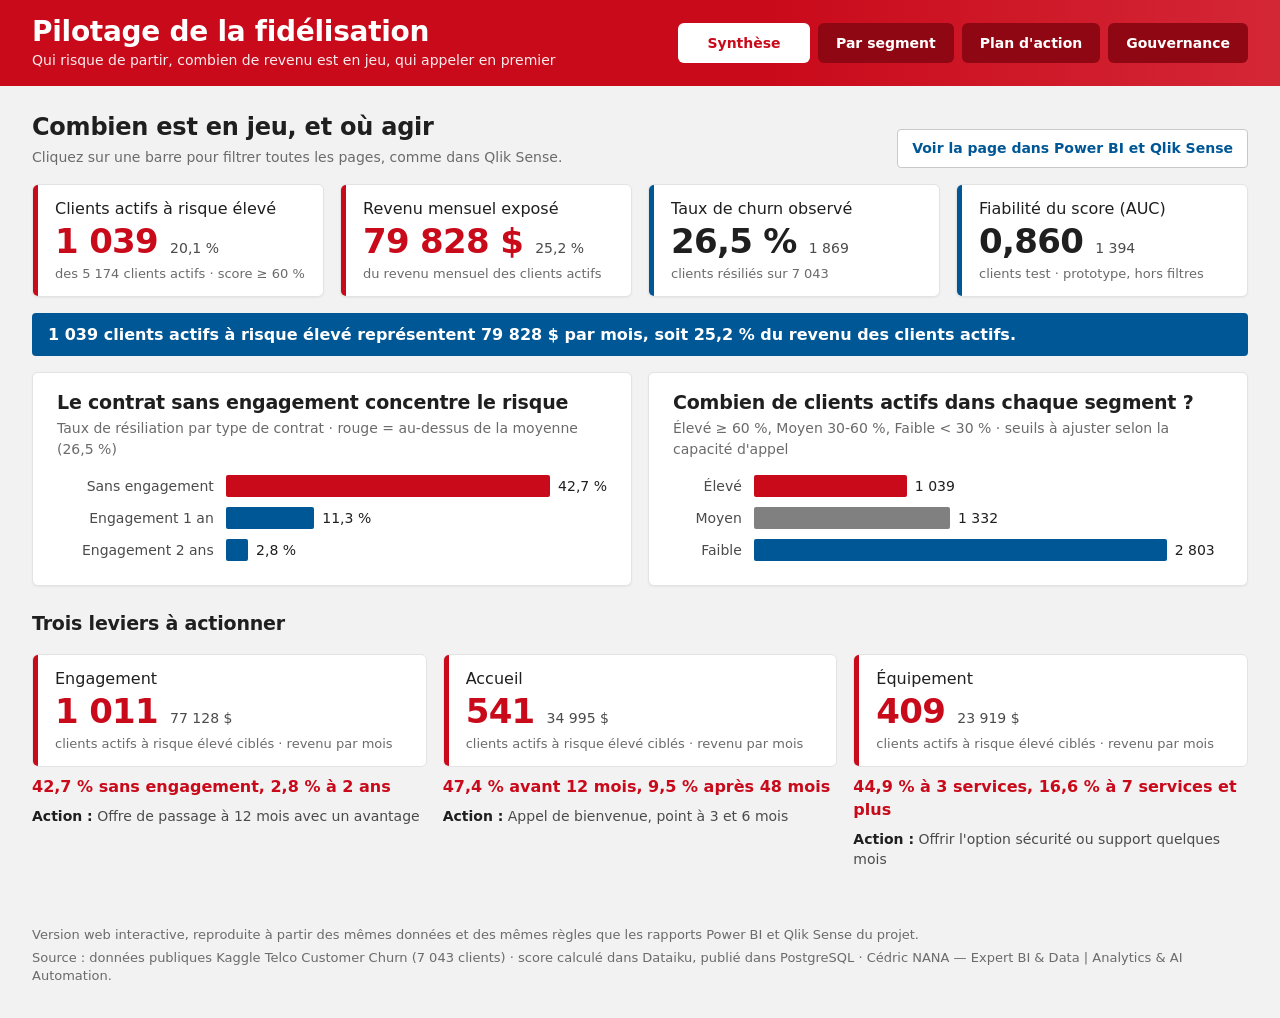
<file: index.html>
<!doctype html>
<html lang="fr">
<head>
<meta charset="utf-8">
<meta name="viewport" content="width=device-width, initial-scale=1">
<meta http-equiv="Content-Security-Policy" content="default-src 'none'; script-src 'self'; style-src 'self' 'unsafe-inline' https://fonts.googleapis.com; font-src https://fonts.gstatic.com; img-src 'self'; connect-src 'none'; base-uri 'none'; form-action 'none'; object-src 'none'">
<meta name="referrer" content="strict-origin-when-cross-origin">
<title>Pilotage de la fidélisation</title>
<meta name="description" content="Version web interactive du dashboard de prédiction du churn : qui risque de partir, combien de revenu est en jeu, qui appeler en premier. Mêmes données et mêmes règles que les rapports Power BI et Qlik Sense.">
<link rel="preconnect" href="https://fonts.googleapis.com">
<link rel="preconnect" href="https://fonts.gstatic.com" crossorigin>
<link href="https://fonts.googleapis.com/css2?family=Source+Sans+3:wght@400;600;700&display=swap" rel="stylesheet">
<link rel="stylesheet" href="style.css">
</head>
<body>
<a class="evitement" href="#contenu">Aller au contenu</a>

<header class="bandeau-titre">
  <div class="bandeau-titre__texte">
    <h1>Pilotage de la fidélisation</h1>
    <p>Qui risque de partir, combien de revenu est en jeu, qui appeler en premier</p>
  </div>
  <nav class="onglets" role="tablist" aria-label="Pages du dashboard">
    <button role="tab" id="onglet-synthese" aria-controls="page-synthese" data-page="synthese">Synthèse</button>
    <button role="tab" id="onglet-segment" aria-controls="page-segment" data-page="segment">Par segment</button>
    <button role="tab" id="onglet-plan" aria-controls="page-plan" data-page="plan">Plan d'action</button>
    <button role="tab" id="onglet-gouvernance" aria-controls="page-gouvernance" data-page="gouvernance">Gouvernance</button>
  </nav>
</header>

<div class="barre-selection" id="barre-selection" aria-live="polite" hidden>
  <span class="barre-selection__titre">Sélection en cours</span>
  <ul class="barre-selection__liste" id="liste-selection"></ul>
  <button class="lien" id="tout-effacer" type="button">Tout effacer</button>
</div>

<main id="contenu">
  <noscript><p class="info">Ce dashboard a besoin de JavaScript pour afficher les chiffres et les graphiques.</p></noscript>

  <!-- 1. Synthèse -->
  <section class="page" id="page-synthese" role="tabpanel" aria-labelledby="onglet-synthese" tabindex="-1">
    <div class="page__tete">
      <div>
        <h2>Combien est en jeu, et où agir</h2>
        <p class="sous-titre">Cliquez sur une barre pour filtrer toutes les pages, comme dans Qlik Sense.</p>
      </div>
      <button class="bouton-secondaire" type="button" data-comparer="synthese">Voir la page dans Power BI et Qlik Sense</button>
    </div>
    <div class="kpis" id="kpis-synthese"></div>
    <p class="info" id="bandeau-revenu"></p>
    <div class="grille-2">
      <article class="carte">
        <h3>Le contrat sans engagement concentre le risque</h3>
        <p class="sous-titre" id="st-contrat">Taux de résiliation par type de contrat · rouge = au-dessus de la moyenne</p>
        <div class="graphe" id="g-contrat"></div>
      </article>
      <article class="carte">
        <h3>Combien de clients actifs dans chaque segment ?</h3>
        <p class="sous-titre">Élevé ≥ 60 %, Moyen 30-60 %, Faible &lt; 30 % · seuils à ajuster selon la capacité d'appel</p>
        <div class="graphe" id="g-risque"></div>
      </article>
    </div>
    <h3 class="titre-bloc">Trois leviers à actionner</h3>
    <div class="leviers" id="leviers"></div>
  </section>

  <!-- 2. Par segment -->
  <section class="page" id="page-segment" role="tabpanel" aria-labelledby="onglet-segment" tabindex="-1" hidden>
    <div class="page__tete">
      <div>
        <h2>Où le risque se concentre</h2>
        <p class="sous-titre">Taux de résiliation observé par segment · sélectionnez une barre ou un filtre pour cibler</p>
      </div>
      <button class="bouton-secondaire" type="button" data-comparer="par-segment">Voir la page dans Power BI et Qlik Sense</button>
    </div>
    <div class="filtres" data-filtres="contrat risque anciennete paiement"></div>
    <div class="grille-2">
      <article class="carte">
        <h3>Les nouveaux clients partent-ils davantage ?</h3>
        <p class="sous-titre" data-moyenne="anciennete"></p>
        <div class="graphe" id="g-anciennete"></div>
      </article>
      <article class="carte">
        <h3>Quel type d'internet est le plus exposé ?</h3>
        <p class="sous-titre" data-moyenne="internet"></p>
        <div class="graphe" id="g-internet"></div>
      </article>
      <article class="carte">
        <h3>Le niveau d'équipement retient-il les clients ?</h3>
        <p class="sous-titre">Taux de churn par nombre de services · le risque culmine à 3 services puis recule</p>
        <div class="graphe" id="g-services"></div>
      </article>
      <article class="carte">
        <h3>Le paiement automatique protège-t-il ?</h3>
        <p class="sous-titre" data-moyenne="paiement"></p>
        <div class="graphe" id="g-paiement"></div>
        <p class="note">Corrélations observées, pas des causes démontrées.</p>
      </article>
    </div>
  </section>

  <!-- 3. Plan d'action -->
  <section class="page" id="page-plan" role="tabpanel" aria-labelledby="onglet-plan" tabindex="-1" hidden>
    <div class="page__tete">
      <div>
        <h2>Plan d'action : qui appeler en premier</h2>
        <p class="sous-titre">Clients actifs à risque élevé (probabilité de départ ≥ 60 %), du plus au moins probable · actions à valider avec le métier</p>
      </div>
      <button class="bouton-secondaire" type="button" data-comparer="plan-action">Voir la page dans Power BI et Qlik Sense</button>
    </div>
    <div class="filtres" data-filtres="contrat anciennete internet"></div>
    <div class="kpis kpis--3" id="kpis-plan"></div>
    <article class="carte">
      <div class="carte__tete">
        <div>
          <h3>Qui appeler en premier ?</h3>
          <p class="sous-titre" id="compte-liste"></p>
        </div>
        <div class="outils-liste">
          <label class="recherche">
            <span class="visuellement-cache">Rechercher un code client</span>
            <input type="search" id="recherche" placeholder="Rechercher un code client" autocomplete="off">
          </label>
          <button class="bouton-secondaire" type="button" id="telecharger">Télécharger la liste (CSV)</button>
        </div>
      </div>
      <div class="defilement-tableau">
        <table class="tableau tableau--liste" id="t-liste">
          <thead><tr>
            <th scope="col"><button type="button" data-tri="id">Client (pseudonyme)</button></th>
            <th scope="col" class="col-proba"><button type="button" data-tri="proba">Probabilité de départ</button></th>
            <th scope="col"><button type="button" data-tri="contrat">Contrat</button></th>
            <th scope="col"><button type="button" data-tri="anciennete">Ancienneté</button></th>
            <th scope="col" class="num"><button type="button" data-tri="charges">Charges</button></th>
            <th scope="col"><button type="button" data-tri="action">Action suggérée</button></th>
          </tr></thead>
          <tbody></tbody>
        </table>
      </div>
      <div class="pied-liste">
        <button class="bouton-secondaire" type="button" id="plus">Afficher 25 clients de plus</button>
      </div>
      <p class="note">Code client pseudonymisé (HMAC-SHA256) : seul le rôle de fidélisation peut retrouver le client derrière ce code.</p>
    </article>
  </section>

  <!-- 4. Gouvernance -->
  <section class="page" id="page-gouvernance" role="tabpanel" aria-labelledby="onglet-gouvernance" tabindex="-1" hidden>
    <div class="page__tete">
      <div>
        <h2>Peut-on se fier aux chiffres ?</h2>
        <p class="sous-titre">Contrôles qualité bloquants, clients pseudonymisés, contrôle d'équité et journal des calculs · cette page ne dépend pas des filtres</p>
      </div>
      <button class="bouton-secondaire" type="button" data-comparer="gouvernance">Voir la page dans Power BI et Qlik Sense</button>
    </div>
    <div class="kpis" id="kpis-gouvernance"></div>
    <p class="info" id="bandeau-equite"></p>
    <div class="grille-gouv">
      <article class="carte">
        <h3>Ciblage par groupe</h3>
        <p class="sous-titre">Part au segment élevé · rouge = à arbitrer</p>
        <div class="graphe" id="g-ciblage"></div>
      </article>
      <article class="carte">
        <h3>Détail du contrôle d'équité</h3>
        <p class="sous-titre">Clients test jamais vus à l'entraînement · seuils : ratio ≥ 0,80, écart de rappel ≤ 10 points</p>
        <div class="defilement-tableau"><table class="tableau" id="t-equite"></table></div>
      </article>
    </div>
    <div class="grille-gouv grille-gouv--bas">
      <article class="carte">
        <h3>Contrôles de qualité du dernier calcul</h3>
        <p class="sous-titre">Une anomalie bloque le traitement : la BI garde la dernière version saine</p>
        <div class="defilement-tableau"><table class="tableau" id="t-qualite"></table></div>
      </article>
      <article class="carte">
        <h3>Journal des recalculs</h3>
        <p class="sous-titre">Chaque lundi à 06:00, rattrapage à l'ouverture de session · « test-panne » = panne provoquée pour tester l'alerte</p>
        <div class="defilement-tableau"><table class="tableau" id="t-journal"></table></div>
      </article>
    </div>
  </section>
</main>

<footer class="pied">
  <p>Version web interactive, reproduite à partir des mêmes données et des mêmes règles que les rapports Power BI et Qlik Sense du projet.</p>
  <p>Source : données publiques Kaggle Telco Customer Churn (7 043 clients) · score calculé dans Dataiku, publié dans PostgreSQL · Cédric NANA — Expert BI &amp; Data | Analytics &amp; AI Automation.</p>
</footer>

<dialog class="comparaison" id="comparaison" aria-labelledby="comparaison-titre">
  <div class="comparaison__tete">
    <h2 id="comparaison-titre">Le même écran dans Power BI (en haut) et Qlik Sense (en bas)</h2>
    <button class="fermer" type="button" id="fermer-comparaison" aria-label="Fermer">×</button>
  </div>
  <img id="comparaison-image" src="img/comparaison-synthese.webp"
       alt="Page Synthèse dans Power BI, au-dessus de la même feuille dans Qlik Sense" width="1400" height="1620">
</dialog>

<script src="data.js"></script>
<script src="app.js"></script>
</body>
</html>
</file>
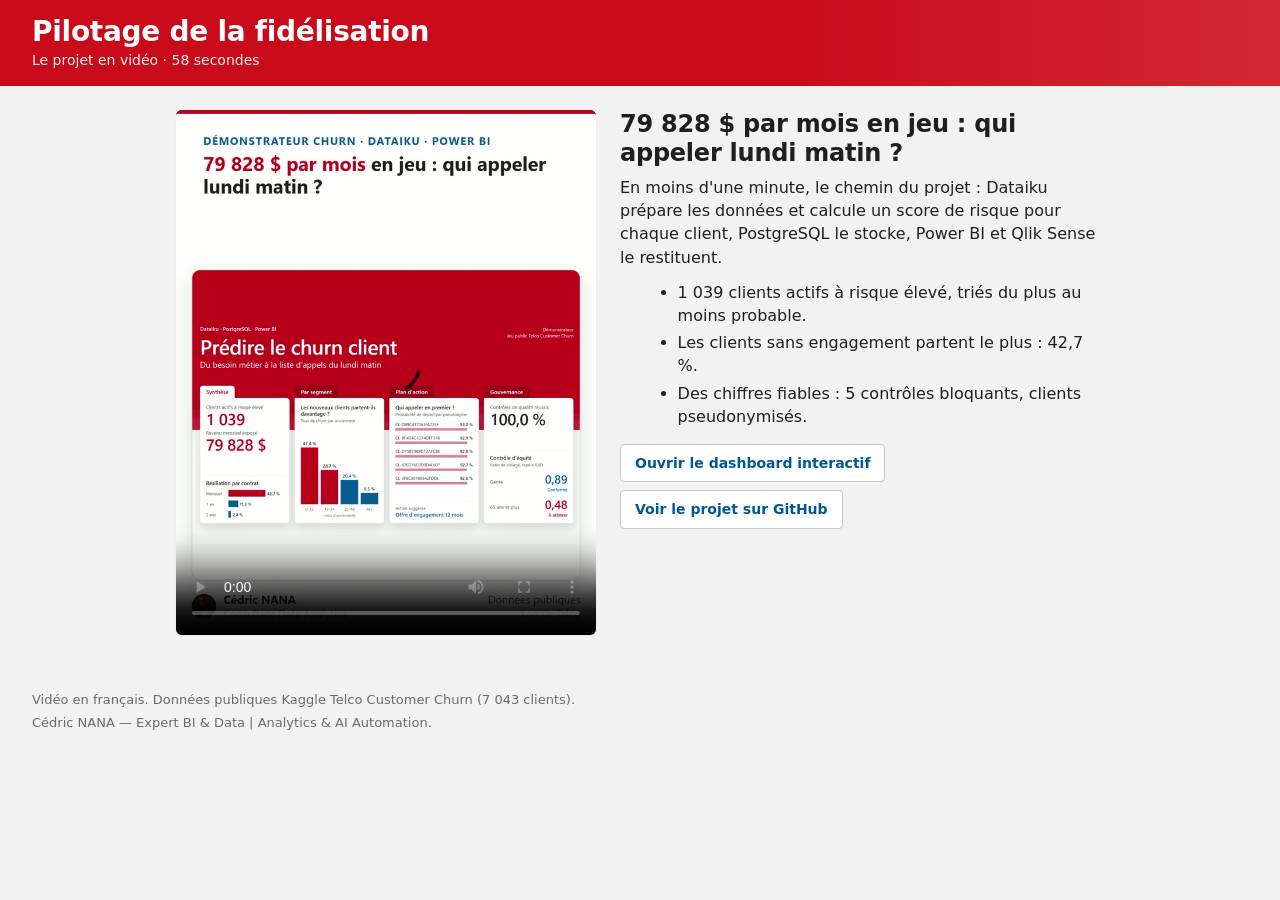
<file: video.html>
<!doctype html>
<html lang="fr">
<head>
<meta charset="utf-8">
<meta name="viewport" content="width=device-width, initial-scale=1">
<meta http-equiv="Content-Security-Policy" content="default-src 'none'; style-src 'self' 'unsafe-inline' https://fonts.googleapis.com; font-src https://fonts.gstatic.com; img-src 'self'; media-src 'self'; base-uri 'none'; form-action 'none'; object-src 'none'">
<meta name="referrer" content="strict-origin-when-cross-origin">
<title>Vidéo du projet churn</title>
<meta name="description" content="Présentation en vidéo (58 s) du projet de prédiction du churn : de la question métier à la liste d'appels du lundi matin.">
<link rel="preconnect" href="https://fonts.googleapis.com">
<link rel="preconnect" href="https://fonts.gstatic.com" crossorigin>
<link href="https://fonts.googleapis.com/css2?family=Source+Sans+3:wght@400;600;700&display=swap" rel="stylesheet">
<link rel="stylesheet" href="style.css">
<style>
  .video { max-width: 960px; margin: 0 auto; padding: var(--e-5) var(--e-4) var(--e-6); display: grid; gap: var(--e-5); grid-template-columns: minmax(0, 420px) 1fr; align-items: start; }
  .video video { width: 100%; height: auto; aspect-ratio: 1080 / 1350; background: #000; border-radius: var(--rayon); box-shadow: var(--ombre); }
  .video h2 { font-size: var(--t-xl); line-height: 1.2; margin-bottom: var(--e-2); }
  .video p { max-width: 60ch; margin-bottom: var(--e-3); }
  .video ul { margin: 0 0 var(--e-4) 1.1em; display: grid; gap: var(--e-1); }
  .video .liens { display: flex; flex-wrap: wrap; gap: var(--e-2); }
  .video .liens a { text-decoration: none; }
  @media (max-width: 800px) { .video { grid-template-columns: 1fr; } .video video { max-width: 420px; margin: 0 auto; } }
</style>
</head>
<body>
<a class="evitement" href="#contenu">Aller au contenu</a>

<header class="bandeau-titre">
  <div class="bandeau-titre__texte">
    <h1>Pilotage de la fidélisation</h1>
    <p>Le projet en vidéo · 58 secondes</p>
  </div>
</header>

<main id="contenu" class="video">
  <video controls playsinline preload="metadata" poster="video/apercu.jpg">
    <source src="video/pilotage-fidelisation.mp4" type="video/mp4">
    Votre navigateur ne lit pas cette vidéo. <a href="video/pilotage-fidelisation.mp4">Téléchargez-la</a>.
  </video>
  <div>
    <h2>79 828 $ par mois en jeu : qui appeler lundi matin ?</h2>
    <p>En moins d'une minute, le chemin du projet : Dataiku prépare les données et calcule un score de risque
      pour chaque client, PostgreSQL le stocke, Power BI et Qlik Sense le restituent.</p>
    <ul>
      <li>1 039 clients actifs à risque élevé, triés du plus au moins probable.</li>
      <li>Les clients sans engagement partent le plus : 42,7 %.</li>
      <li>Des chiffres fiables : 5 contrôles bloquants, clients pseudonymisés.</li>
    </ul>
    <div class="liens">
      <a class="bouton-secondaire" href="./">Ouvrir le dashboard interactif</a>
      <a class="bouton-secondaire" href="https://github.com/cnanaj-wq/pilotage-fidelisation">Voir le projet sur GitHub</a>
    </div>
  </div>
</main>

<footer class="pied">
  <p>Vidéo en français. Données publiques Kaggle Telco Customer Churn (7 043 clients).</p>
  <p>Cédric NANA — Expert BI &amp; Data | Analytics &amp; AI Automation.</p>
</footer>
</body>
</html>
</file>
<file: style.css>
/* Pilotage de la fidélisation · version web
   Charte reprise des rapports Power BI et Qlik Sense : bandeau rouge, cartes blanches à liseré, bandeau d'information bleu. */
:root {
  --rouge: #c90a1b;
  --rouge-fonce: #8f0712;
  --bleu: #005796;
  --bleu-clair: #7fa9c9;
  --rose: #e08a91;
  --gris: #808080;
  --texte: #1f1f1f;
  --texte-2: #4b4b4b;
  --texte-3: #6b6b6b;
  --fond: #f2f2f2;
  --carte: #ffffff;
  --trait: #e3e3e3;
  --trait-fort: #c9c9c9;

  --police: "Segoe UI", "Source Sans 3", system-ui, -apple-system, sans-serif;
  --t-xs: 0.8125rem;
  --t-s: 0.875rem;
  --t-m: 1rem;
  --t-l: 1.1875rem;
  --t-xl: 1.5rem;
  --t-kpi: 2.125rem;

  --e-1: 4px;
  --e-2: 8px;
  --e-3: 12px;
  --e-4: 16px;
  --e-5: 24px;
  --e-6: 32px;
  --rayon: 6px;
  --rayon-bouton: 4px;
  --ombre: 0 1px 2px rgba(31, 31, 31, 0.06);
  --duree: 280ms;
}

* { box-sizing: border-box; }
html { -webkit-text-size-adjust: 100%; }
body {
  margin: 0;
  background: var(--fond);
  color: var(--texte);
  font-family: var(--police);
  font-size: var(--t-m);
  line-height: 1.45;
  font-variant-numeric: tabular-nums;
}
h1, h2, h3 { margin: 0; font-weight: 600; letter-spacing: -0.01em; }
p { margin: 0; }
button { font: inherit; color: inherit; }
:focus-visible { outline: 3px solid var(--bleu); outline-offset: 2px; }

.evitement {
  position: absolute; left: var(--e-4); top: -60px; z-index: 10;
  background: var(--carte); color: var(--bleu); padding: var(--e-2) var(--e-3); border-radius: var(--rayon-bouton);
}
.evitement:focus { top: var(--e-2); }
.visuellement-cache {
  position: absolute; width: 1px; height: 1px; overflow: hidden; clip: rect(0 0 0 0); white-space: nowrap;
}

/* ---------------------------------------------------------- bandeau titre */
.bandeau-titre {
  display: flex; flex-wrap: wrap; align-items: center; justify-content: space-between; gap: var(--e-4);
  padding: var(--e-4) var(--e-6);
  background: linear-gradient(90deg, var(--rouge) 0%, var(--rouge) 60%, #d42736 100%);
  color: #fff;
}
.bandeau-titre h1 { font-size: 1.75rem; line-height: 1.15; }
.bandeau-titre p { font-size: var(--t-s); opacity: 0.92; margin-top: 2px; }

.onglets { display: flex; flex-wrap: wrap; gap: var(--e-2); }
.onglets button {
  min-width: 132px; padding: 10px 18px; border: 0; border-radius: var(--rayon);
  background: var(--rouge-fonce); color: #fff; font-weight: 600; font-size: var(--t-s); cursor: pointer;
  transition: background-color var(--duree) ease, color var(--duree) ease;
}
.onglets button:hover { background: #6f0510; }
.onglets button[aria-selected="true"] { background: #fff; color: var(--rouge); }
.onglets button:focus-visible { outline-color: #fff; }

/* ---------------------------------------------------------- sélection */
.barre-selection {
  display: flex; flex-wrap: wrap; align-items: center; gap: var(--e-2) var(--e-3);
  padding: var(--e-2) var(--e-6); background: var(--carte); border-bottom: 1px solid var(--trait);
  font-size: var(--t-s);
}
.barre-selection[hidden] { display: none; }
.barre-selection__titre { color: var(--texte-3); }
.barre-selection__liste { display: flex; flex-wrap: wrap; gap: var(--e-2); margin: 0; padding: 0; list-style: none; }
.puce {
  display: inline-flex; align-items: center; gap: 6px; padding: 3px 4px 3px 10px;
  border: 1px solid var(--bleu); border-radius: 999px; color: var(--bleu); background: #eef4f9;
}
.puce button {
  width: 22px; height: 22px; border: 0; border-radius: 50%; background: transparent; color: var(--bleu);
  cursor: pointer; line-height: 1;
}
.puce button:hover { background: #d6e4f0; }
.lien { border: 0; background: none; color: var(--bleu); text-decoration: underline; cursor: pointer; padding: 4px; }

/* ---------------------------------------------------------- pages */
main { padding: var(--e-5) var(--e-6) var(--e-6); max-width: 1500px; margin: 0 auto; }
.page { display: grid; gap: var(--e-4); }
.page:focus { outline: none; }
.page[hidden] { display: none; }
.page.entree { animation: entree var(--duree) ease-out; }
@keyframes entree { from { opacity: 0; transform: translateY(6px); } to { opacity: 1; transform: none; } }

.page__tete { display: flex; flex-wrap: wrap; align-items: flex-end; justify-content: space-between; gap: var(--e-3); }
.page__tete h2 { font-size: var(--t-xl); }
.sous-titre { color: var(--texte-3); font-size: var(--t-s); margin-top: 2px; max-width: 75ch; }
.note { color: var(--gris); font-size: var(--t-xs); margin-top: var(--e-3); }
.titre-bloc { font-size: var(--t-l); margin-top: var(--e-2); }

.bouton-secondaire {
  padding: 8px 14px; border: 1px solid var(--trait-fort); border-radius: var(--rayon-bouton);
  background: var(--carte); color: var(--bleu); font-size: var(--t-s); font-weight: 600; cursor: pointer;
  transition: border-color var(--duree) ease, background-color var(--duree) ease;
}
.bouton-secondaire:hover { border-color: var(--bleu); background: #f4f8fb; }
.bouton-secondaire:disabled { color: var(--gris); border-color: var(--trait); cursor: not-allowed; background: var(--carte); }

.carte {
  background: var(--carte); border: 1px solid var(--trait); border-radius: var(--rayon); box-shadow: var(--ombre);
  padding: var(--e-4) var(--e-5) var(--e-5); min-width: 0;
}
.carte h3 { font-size: var(--t-l); }
.carte__tete { display: flex; flex-wrap: wrap; justify-content: space-between; align-items: flex-end; gap: var(--e-3); }

.grille-2 { display: grid; grid-template-columns: repeat(2, minmax(0, 1fr)); gap: var(--e-4); }
.grille-gouv { display: grid; grid-template-columns: minmax(0, 1fr) minmax(0, 2.4fr); gap: var(--e-4); }
.grille-gouv--bas { grid-template-columns: minmax(0, 1fr) minmax(0, 1.4fr); }

/* ---------------------------------------------------------- cartes KPI */
.kpis { display: grid; grid-template-columns: repeat(4, minmax(0, 1fr)); gap: var(--e-4); }
.kpis--3 { grid-template-columns: repeat(3, minmax(0, 1fr)); }
.kpi {
  position: relative; background: var(--carte); border: 1px solid var(--trait); border-radius: var(--rayon);
  box-shadow: var(--ombre); padding: var(--e-3) var(--e-4) var(--e-3) calc(var(--e-4) + 6px); min-width: 0;
}
.kpi::before {
  content: ""; position: absolute; left: 0; top: 0; bottom: 0; width: 5px;
  border-radius: var(--rayon) 0 0 var(--rayon); background: var(--rouge);
}
.kpi--bleu::before { background: var(--bleu); }
.kpi__titre { font-size: var(--t-m); color: var(--texte); }
.kpi__ligne { display: flex; align-items: baseline; flex-wrap: wrap; gap: var(--e-2) var(--e-3); margin-top: 2px; }
.kpi__valeur { font-size: var(--t-kpi); font-weight: 600; line-height: 1.15; letter-spacing: -0.02em; color: var(--rouge); }
.kpi--bleu .kpi__valeur { color: var(--texte); }
.kpi--date .kpi__valeur { color: var(--bleu); }
.kpi__repere { font-size: var(--t-s); color: var(--texte-2); }
.kpi__legende { font-size: var(--t-xs); color: var(--texte-3); margin-top: var(--e-1); }

.info {
  background: var(--bleu); color: #fff; font-weight: 600; padding: 10px var(--e-4); border-radius: var(--rayon-bouton);
}

/* ---------------------------------------------------------- leviers */
.leviers { display: grid; grid-template-columns: repeat(3, minmax(0, 1fr)); gap: var(--e-4); }
.levier { display: grid; gap: var(--e-2); align-content: start; }
.levier .kpi { box-shadow: none; }
.levier__constat { color: var(--rouge); font-weight: 600; }
.levier__action { color: var(--texte-2); font-size: var(--t-s); }
.levier__action strong { color: var(--texte); }

/* ---------------------------------------------------------- filtres */
.filtres { display: grid; grid-template-columns: repeat(4, minmax(0, 1fr)); gap: var(--e-4); }
.filtre { position: relative; }
.filtre__libelle { display: block; font-size: var(--t-s); color: var(--texte-2); margin-bottom: var(--e-1); }
.filtre__bouton {
  display: flex; justify-content: space-between; align-items: center; width: 100%;
  padding: 8px 10px; border: 1px solid var(--trait-fort); border-radius: var(--rayon-bouton); background: var(--carte);
  text-align: left; cursor: pointer; font-size: var(--t-s);
}
.filtre__bouton::after { content: ""; width: 8px; height: 8px; border: solid var(--texte-2); border-width: 0 2px 2px 0; transform: rotate(45deg) translateY(-3px); }
.filtre__bouton[aria-expanded="true"] { border-color: var(--bleu); }
.filtre__liste {
  position: absolute; z-index: 5; left: 0; right: 0; top: calc(100% + 4px); margin: 0; padding: var(--e-1) 0;
  list-style: none; background: var(--carte); border: 1px solid var(--trait-fort); border-radius: var(--rayon-bouton);
  box-shadow: 0 6px 18px rgba(31, 31, 31, 0.12);
}
.filtre__liste[hidden] { display: none; }
.filtre__liste label { display: flex; gap: var(--e-2); align-items: center; padding: 6px 10px; cursor: pointer; font-size: var(--t-s); }
.filtre__liste label:hover { background: var(--fond); }
.filtre__liste input { width: 16px; height: 16px; accent-color: var(--bleu); }

/* ---------------------------------------------------------- graphiques */
.graphe { margin-top: var(--e-4); }
.vide { color: var(--texte-3); font-size: var(--t-s); padding: var(--e-5) 0; }

.barres-h { display: grid; gap: 10px; }
.barre-h {
  display: grid; grid-template-columns: min(var(--larg-lib, 9em), 45%) minmax(0, 1fr); gap: var(--e-3);
  align-items: center; width: 100%; text-align: inherit;
}
.barre-h__libelle { font-size: var(--t-s); color: var(--texte-2); text-align: right; }
.barre-h__piste { display: flex; align-items: center; gap: var(--e-2); min-width: 0; }
.barre-h__barre { height: 22px; border-radius: 2px; min-width: 2px; transition: background-color var(--duree) ease, opacity var(--duree) ease; }
.barre-h__valeur { font-size: var(--t-s); white-space: nowrap; }

.barres-v { display: flex; align-items: flex-end; gap: var(--e-2); padding-top: var(--e-3); }
.barre-v {
  flex: 1 1 0; min-width: 0; display: grid; grid-template-rows: 196px auto; gap: 6px; text-align: center;
}
.barre-v__zone { display: flex; flex-direction: column; justify-content: flex-end; align-items: center; gap: 4px; border-bottom: 1px solid var(--trait-fort); }
.barre-v__valeur { font-size: var(--t-xs); white-space: nowrap; }
.barre-v__barre {
  width: min(64px, 80%); border-radius: 2px 2px 0 0; min-height: 2px;
  transition: background-color var(--duree) ease, opacity var(--duree) ease;
}
.barre-v__libelle { font-size: var(--t-xs); color: var(--texte-2); line-height: 1.2; align-self: start; }

/* barres cliquables : la barre entière est un bouton */
.cliquable { cursor: pointer; border: 0; background: none; padding: 0; border-radius: 2px; }
.cliquable:hover .barre-h__barre, .cliquable:hover .barre-v__barre { filter: brightness(0.9); }
.estompe { opacity: 0.28; }

/* ---------------------------------------------------------- tableaux */
.defilement-tableau { overflow-x: auto; margin-top: var(--e-3); }
.tableau { width: 100%; border-collapse: collapse; font-size: var(--t-s); }
.tableau th {
  background: var(--bleu); color: #fff; font-weight: 600; text-align: left; padding: 8px 10px; white-space: nowrap;
}
.tableau td { padding: 7px 10px; border-bottom: 1px solid var(--trait); white-space: nowrap; }
.tableau tbody tr:nth-child(even) td { background: #fafafa; }
.tableau .num { text-align: right; }
.tableau th button { border: 0; background: none; color: #fff; font-weight: 600; padding: 0; cursor: pointer; }
.tableau th button::after { content: ""; display: inline-block; width: 1em; }
.tableau th[aria-sort="descending"] button::after { content: "▼"; font-size: 0.7em; padding-left: 4px; }
.tableau th[aria-sort="ascending"] button::after { content: "▲"; font-size: 0.7em; padding-left: 4px; }
.conforme { color: var(--bleu); font-weight: 600; }
.alerte { color: var(--rouge); font-weight: 600; }
.code { font-family: Consolas, "Cascadia Mono", monospace; font-size: 0.8125rem; color: var(--texte-2); }

.col-proba { width: 34%; }
.proba { display: flex; align-items: center; gap: var(--e-2); }
.proba__piste { flex: 1; height: 14px; background: #f6e3e5; border-radius: 2px; overflow: hidden; min-width: 80px; }
.proba__barre { display: block; height: 100%; background: var(--rose); }
.proba__valeur { width: 3.6em; text-align: right; }

.outils-liste { display: flex; flex-wrap: wrap; gap: var(--e-2); }
.recherche input {
  width: 240px; max-width: 100%; padding: 8px 10px; border: 1px solid var(--trait-fort); border-radius: var(--rayon-bouton);
  font: inherit; font-size: var(--t-s);
}
.pied-liste { display: flex; justify-content: center; margin-top: var(--e-4); }

/* ---------------------------------------------------------- comparaison */
.comparaison {
  width: min(1100px, calc(100vw - 32px)); max-height: calc(100vh - 32px); padding: 0; border: 0; border-radius: var(--rayon);
  box-shadow: 0 20px 60px rgba(0, 0, 0, 0.3);
}
.comparaison::backdrop { background: rgba(31, 31, 31, 0.55); }
.comparaison__tete {
  position: sticky; top: 0; display: flex; justify-content: space-between; align-items: center; gap: var(--e-3);
  padding: var(--e-3) var(--e-4); background: var(--carte); border-bottom: 1px solid var(--trait);
}
.comparaison__tete h2 { font-size: var(--t-m); }
.comparaison img { display: block; width: 100%; height: auto; }
.fermer { width: 36px; height: 36px; border: 1px solid var(--trait-fort); border-radius: 50%; background: var(--carte); font-size: 1.25rem; cursor: pointer; }

/* ---------------------------------------------------------- pied */
.pied { padding: var(--e-5) var(--e-6) var(--e-6); color: var(--texte-3); font-size: var(--t-xs); max-width: 1500px; margin: 0 auto; display: grid; gap: var(--e-1); }

/* ---------------------------------------------------------- écrans étroits */
@media (max-width: 1100px) {
  .kpis { grid-template-columns: repeat(2, minmax(0, 1fr)); }
  .filtres { grid-template-columns: repeat(2, minmax(0, 1fr)); }
  .grille-gouv, .grille-gouv--bas { grid-template-columns: minmax(0, 1fr); }
}
@media (max-width: 800px) {
  .bandeau-titre, .barre-selection, main, .pied { padding-left: var(--e-4); padding-right: var(--e-4); }
  .grille-2, .leviers, .kpis--3 { grid-template-columns: minmax(0, 1fr); }
  .onglets { width: 100%; }
  .onglets button { flex: 1 1 calc(50% - var(--e-2)); min-width: 0; }
}
@media (max-width: 520px) {
  .kpis, .filtres { grid-template-columns: minmax(0, 1fr); }
  .bandeau-titre h1 { font-size: 1.4rem; }
  .kpi__valeur { font-size: 1.75rem; }
  .barres-v { gap: 4px; }
}

@media (prefers-reduced-motion: reduce) {
  *, *::before, *::after { animation: none !important; transition: none !important; }
}
</file>
